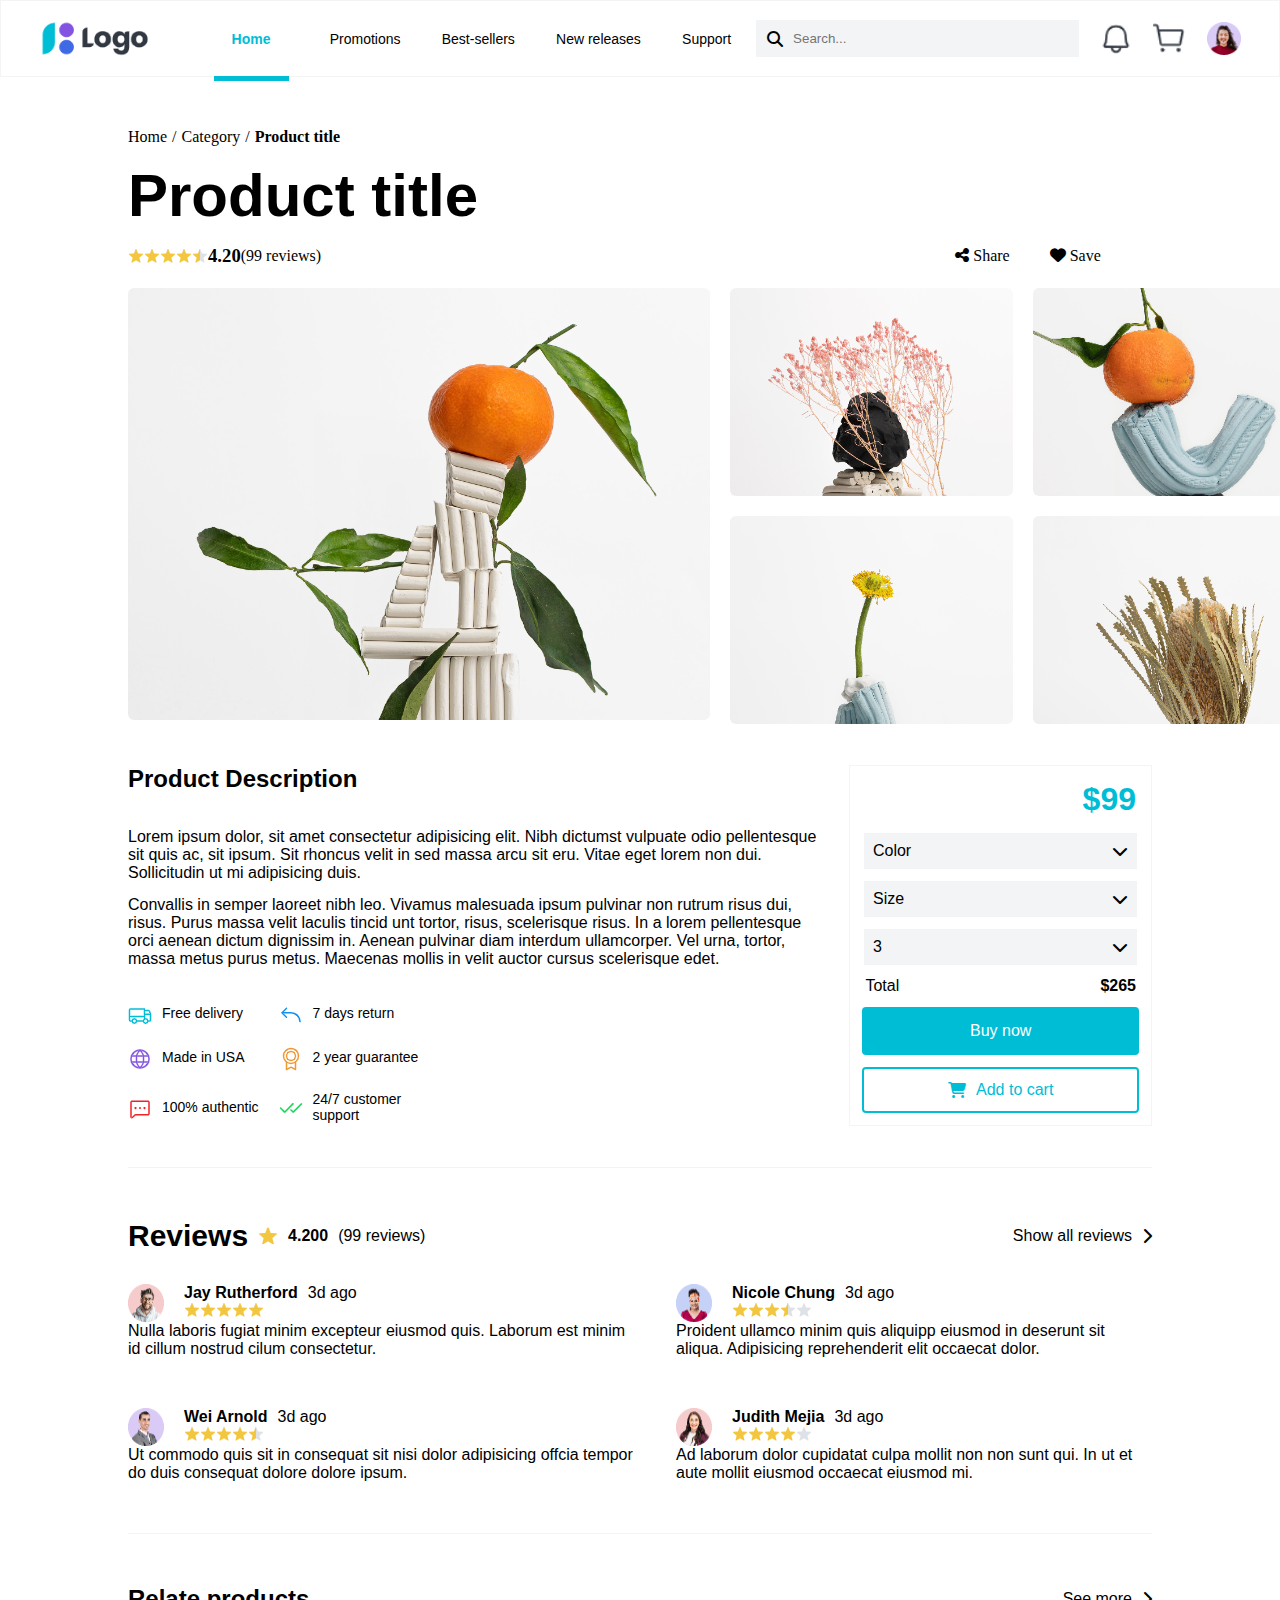
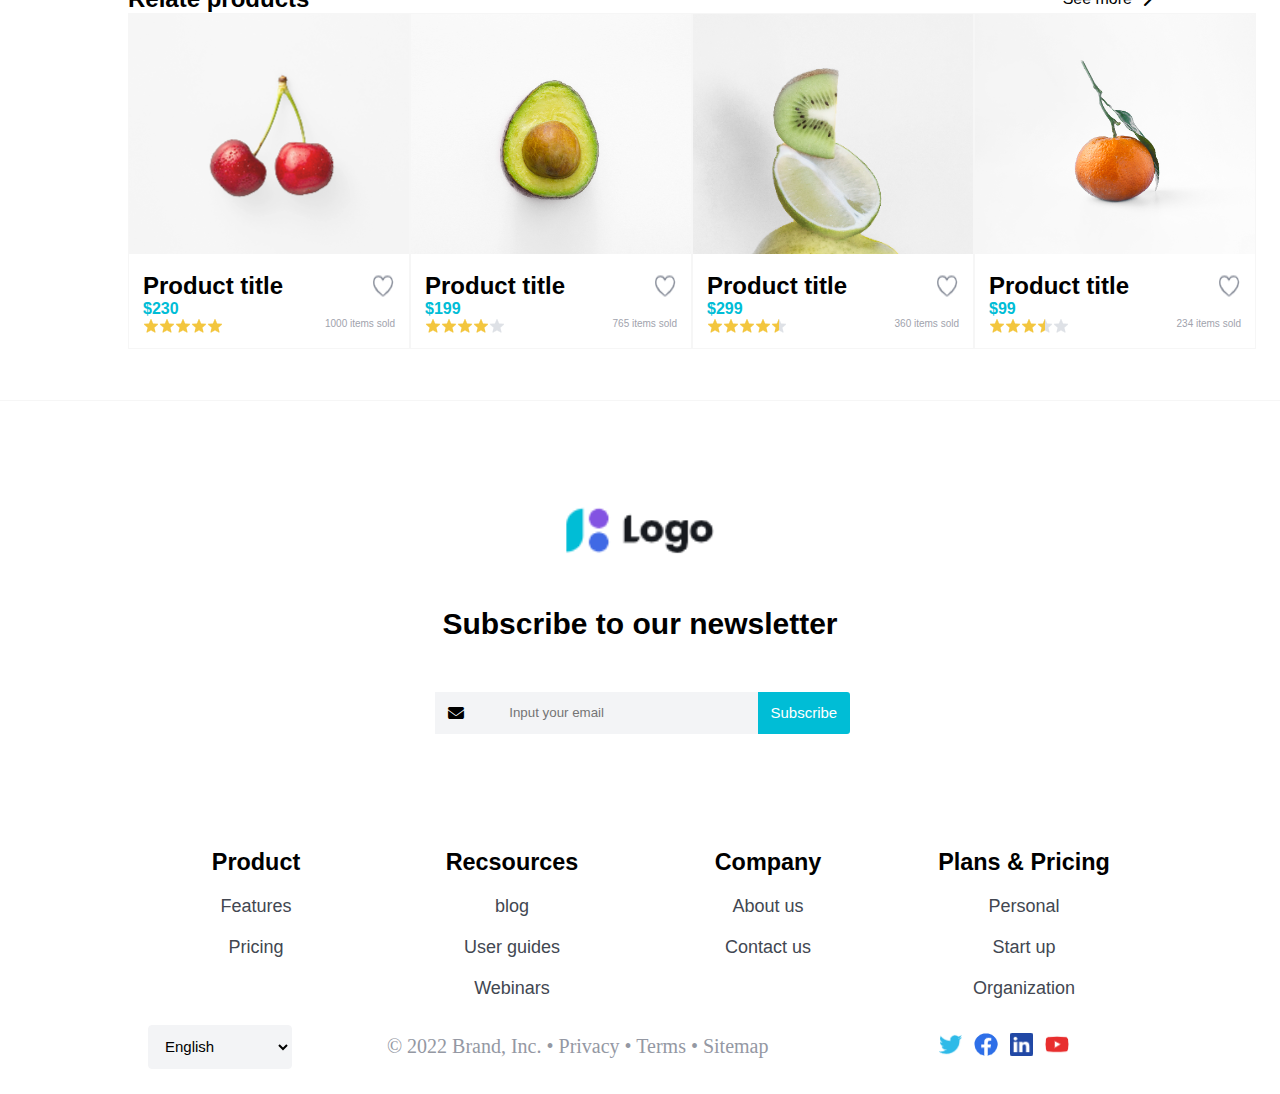
<file: 21117961_VanCongThanhDat/index.html>
<!DOCTYPE html>
<html lang="en">

<head>
    <meta charset="UTF-8">
    <meta http-equiv="X-UA-Compatible" content="IE=edge">
    <meta name="viewport" content="width=device-width, initial-scale=1.0">
    <title>A_Detail</title>
    <link rel="stylesheet" href="css/main.css">
    <link rel="stylesheet" href="https://cdnjs.cloudflare.com/ajax/libs/font-awesome/6.3.0/css/all.min.css">
</head>

<body>
    <div id="wapper">
        <div id="header">
            <div class="header-left">
                <img src="img/Image 1713.png" alt="">
                <div class="item">
                    <div class="item-menu-home"><B>Home</B></div>
                    <div class="item-menu">Promotions</div>
                    <div class="item-menu">Best-sellers</div>
                    <div class="item-menu">New releases</div>
                    <div class="item-menu">Support </div>
                </div>
            </div>
            <div class="header-right">
                <div class="search">
                    <i class="fa-solid fa-magnifying-glass"></i>
                    <input class="input-search" type="text" placeholder="Search...">
                </div>
                <img src="img/Bell 1.png" alt="">
                <img src="img/Shopping cart simple 1.png" alt="">
                <img src="img/Avatar 758.png" alt="">
            </div>
        </div>
        <div id="container">
            <div class="main">
                <div class="product">
                    <div class="title">
                        <div id="title-top">
                            <div class="item-title">Home</div>
                            <div class="item-title">&#47;</div>
                            <div class="item-title">Category</div>
                            <div class="item-title">&#47;</div>
                            <div class="item-title"><b>Product title</b></div>
                        </div>
                        <div class="Product-title"><b>Product title</b></div>
                        <div id="title-bottom">
                            <div id="title-bottom-left">
                                <img src="img/Rating 303.png" alt="">
                                <h3>4.20</h3>
                                <p>(99 reviews)</p>
                            </div>
                            <div id="title-right-right">
                                <p><i class="fa-solid fa-share-nodes"></i> Share</p>
                                <p><i class="fa-solid fa-heart"></i> Save</p>
                            </div>
                        </div>
                    </div>
                    <div id="banner">
                        <div class="banner-left">
                            <img class="image1" src="img/Image 1705.png" alt="">
                        </div>
                        <div class="banner-right">
                            <img class="image" src="img/Image 1708.png" alt="">
                            <img class="image" src="img/Image 1707.png" alt="">
                            <img class="image" src="img/Image 1706.png" alt="">
                            <img class="image" src="img/Image 1709.png" alt="">
                        </div>
                    </div>
                    <div id="product-description">
                        <div class="product-left">
                            <h2>Product Description</h2>
                            <p>Lorem ipsum dolor, sit amet consectetur adipisicing elit. Nibh dictumst vulpuate odio pellentesque sit quis ac, sit ipsum. Sit rhoncus velit in sed massa arcu sit eru. Vitae eget lorem non dui. Sollicitudin ut mi adipisicing duis.</p>
                            <p>Convallis in semper laoreet nibh leo. Vivamus malesuada ipsum pulvinar non rutrum risus dui, risus. Purus massa velit laculis tincid unt tortor, risus, scelerisque risus. In a lorem pellentesque orci aenean dictum dignissim in. Aenean pulvinar diam interdum ullamcorper. Vel urna, tortor, massa metus purus metus. Maecenas mollis in velit auctor cursus scelerisque edet.</p>
                            <div class="product-item">
                                <div class="items">
                                    <img src="img/Truck 1.png" alt="">
                                    <p>Free delivery</p>
                                </div>
                                <div class="items">
                                    <img src="img/Arrow bend up left 1.png" alt="">
                                    <p>7 days return</p>
                                </div>  
                                <div class="items">
                                    <img src="img/Globe 1.png" alt="">
                                    <p>Made in USA</p>
                                </div>
                                <div class="items">
                                    <img src="img/Medal 1.png" alt="">
                                    <p>2 year guarantee</p>
                                </div>
                                <div class="items">
                                    <img src="img/Chat dots 1.png" alt="">
                                    <p>100% authentic</p>
                                </div>
                                <div class="items">
                                    <img src="img/Checks 1.png" alt="">
                                    <p>24/7 customer support</p>
                                </div>
                            </div>
                        </div>
                        <div class="product-right">
                            <h1>$99</h1>
                            <div class="select">
                                <div class="select-item">
                                    <p>Color</p>
                                    <i class="fa-solid fa-chevron-down"></i>
                                </div>
                                <div class="select-item">
                                    <p>Size</p>
                                    <i class="fa-solid fa-chevron-down"></i>
                                </div>
                                <div class="select-item">
                                    <p>3</p>
                                    <i class="fa-solid fa-chevron-down"></i>
                                </div>
                            </div>
                            <div class="total">
                                <p>Total</p>
                                <p><b>$265</b></p>
                            </div>
                            <div class="button-box">
                                <div class="box-item-top">Buy now</div>
                                <div class="box-item-bottom">
                                    <i class="fa-solid fa-cart-shopping"></i>
                                    <p>Add to cart</p>
                                </div>
                            </div>
                        </div>
                    </div>
                    <div class="reviews">
                        <div class="reviews-top">
                            <div class="review-top-item">
                                <h2>Reviews</h2>
                                <img src="img/Rating 304.png" alt="">
                                <h4>4.200</h4>
                                <p>(99 reviews)</p>
                            </div>
                            <div class="review-top-item">
                                <p>Show all reviews</p>
                                <i class="fa-solid fa-chevron-right"></i>
                            </div>
                        </div>
                        <div class="reviews-bottom">
                            <div class="review-bottom-item"> 
                                <div class="review-bottom-top">
                                    <img src="img/Avatar 753.png" alt="">
                                    <div class="review-name">
                                        <div class="name">
                                            <h4>Jay Rutherford</h4>
                                            <p>3d ago</p>
                                        </div>
                                        <div class="star">
                                            <img src="img/Rating 300.png" alt="">
                                        </div>
                                    </div>
                                </div>
                                <div class="review-bottom-bottom">
                                    <p>Nulla laboris fugiat minim excepteur eiusmod quis. Laborum est minim id cillum nostrud cilum consectetur.</p>
                                </div>
                            </div>
                            <div class="review-bottom-item"> 
                                <div class="review-bottom-top">
                                    <img src="img/Avatar 756.png" alt="">
                                    <div class="review-name">
                                        <div class="name">
                                            <h4>Nicole Chung</h4>
                                            <p>3d ago</p>
                                        </div>
                                        <div class="star">
                                            <img src="img/Rating 318.png" alt="">
                                        </div>
                                    </div>
                                </div>
                                <div class="review-bottom-bottom">
                                    <p>Proident ullamco minim quis aliquipp eiusmod in deserunt sit aliqua. Adipisicing reprehenderit elit occaecat dolor.</p>
                                </div>
                            </div>
                            <div class="review-bottom-item"> 
                                <div class="review-bottom-top">
                                    <img src="img/Avatar 755.png" alt="">
                                    <div class="review-name">
                                        <div class="name">
                                            <h4>Wei Arnold</h4>
                                            <p>3d ago</p>
                                        </div>
                                        <div class="star">
                                            <img src="img/Rating 303.png" alt="">
                                        </div>
                                    </div>
                                </div>
                                <div class="review-bottom-bottom">
                                    <p>Ut commodo quis sit in consequat sit nisi dolor adipisicing offcia tempor do duis consequat dolore dolore ipsum.</p>
                                </div>
                            </div>
                            <div class="review-bottom-item"> 
                                <div class="review-bottom-top">
                                    <img src="img/Avatar 757.png" alt="">
                                    <div class="review-name">
                                        <div class="name">
                                            <h4>Judith Mejia</h4>
                                            <p>3d ago</p>
                                        </div>
                                        <div class="star">
                                            <img src="img/Rating 299.png" alt="">
                                        </div>
                                    </div>
                                </div>
                                <div class="review-bottom-bottom">
                                    <p>Ad laborum dolor cupidatat culpa mollit non non sunt qui. In ut et aute mollit eiusmod occaecat eiusmod mi.</p>
                                </div>
                            </div>
                        </div>
                    </div>
                    <div class="Relate-products">
                        <div class="relate-title">
                            <h2>Relate products</h2>
                            <div class="relate-tile-right">
                                <p>See more</p>     
                                <i class="fa-solid fa-chevron-right"></i>
                            </div>
                        </div>
                        <div class="relate-product">
                            <div class="item-product-title">
                                <img src="img/Image 1704.png" alt="">
                                <div class="relate-information">
                                    <div class="information-title">
                                        <h2>Product title</h2>
                                        <img src="img/Heart 23.png" alt="">
                                    </div>
                                    <h4>$230</h4>
                                    <div class="information-rate">
                                        <img src="img/Rating 300.png" alt="">
                                        <p>1000 items sold</p>
                                    </div>
                                </div>
                            </div>
                            <div class="item-product-title">
                                <img src="img/Image 1703.png" alt="">
                                <div class="relate-information">
                                    <div class="information-title">
                                        <h2>Product title</h2>
                                        <img src="img/Heart 23.png" alt="">
                                    </div>
                                    <h4>$199</h4>
                                    <div class="information-rate">
                                        <img src="img/Rating 299.png" alt="">
                                        <p>765 items sold</p>
                                    </div>
                                </div>
                            </div>
                            <div class="item-product-title">
                                <img src="img/Image 1711.png" alt="">
                                <div class="relate-information">
                                    <div class="information-title">
                                        <h2>Product title</h2>
                                        <img src="img/Heart 23.png" alt="">
                                    </div>
                                    <h4>$299</h4>
                                    <div class="information-rate">
                                        <img src="img/Rating 303.png" alt="">
                                        <p>360 items sold</p>
                                    </div>
                                </div>
                            </div>
                            <div class="item-product-title">
                                <img src="img/Image 1712.png" alt="">
                                <div class="relate-information">
                                    <div class="information-title">
                                        <h2>Product title</h2>
                                        <img src="img/Heart 23.png" alt="">
                                    </div>
                                    <h4>$99</h4>
                                    <div class="information-rate">
                                        <img src="img/Rating 305.png" alt="">
                                        <p>234 items sold</p>
                                    </div>
                                </div>
                            </div>
                        </div>
                    </div>
                </div>
            </div>
        </div>
        <div class=" footer ">
            <div class="footer-email">
                <div class="footer-email-top">
                    <div class="footer-email-logo">
                        <img src="img/Image 1710.png" alt="">
                    </div>
                    
                    <h4>Subscribe to our newsletter</h4>
                    <div class="email">
                        <div class="email-input">
                            <i class="fa-solid fa-envelope"></i>
                            <input type="text" placeholder="Input your email">
                        </div>
                        <button>Subscribe</button>
                    </div>
                </div>
                
            </div>
            <div class="footer-center">
                <div class="menu">
                    <div class="menu-item">
                        <h3><b>Product</b></h3>
                        <a href="">Features</a>
                        <a href="">Pricing</a>
                    </div>
                    <div class="menu-item">
                        <h3><b>Recsources</b></h3>
                        <a href="">blog</a>
                        <a href="">User guides</a>
                        <a href="">Webinars</a>
                    </div>
                    <div class="menu-item">
                        <h3><b>Company</b></h3>
                        <a href="">About us</a>
                        <a href="">Contact us</a>
                    </div>
                    <div class="menu-item">
                        <h3><b>Plans & Pricing</b></h3>
                        <a href="">Personal</a>
                        <a href="">Start up</a>
                        <a href="">Organization</a>
                    </div>  
                </div>
            </div>
            <div class="footer-tag">
                <div class="tag">
                    <div class="button">
                        <select name="" id="">
                            <option value="">English</option>
                        </select>
                    </div>
                    <div class="tag-center">&#169; 2022 Brand, Inc. &bull; Privacy &bull; Terms &bull; Sitemap</div>
                    <div class="tag-img">
                        <img src="img/Twitter 9.png" alt="">
                        <img src="img/Facebook 9.png" alt="">
                        <img src="img/LinkedIn 8.png" alt="">
                        <img src="img/YouTube 8.png" alt="">
                    </div>
                </div>
            </div>
            
        </div>
    </div>
</body>

</html>
</file>
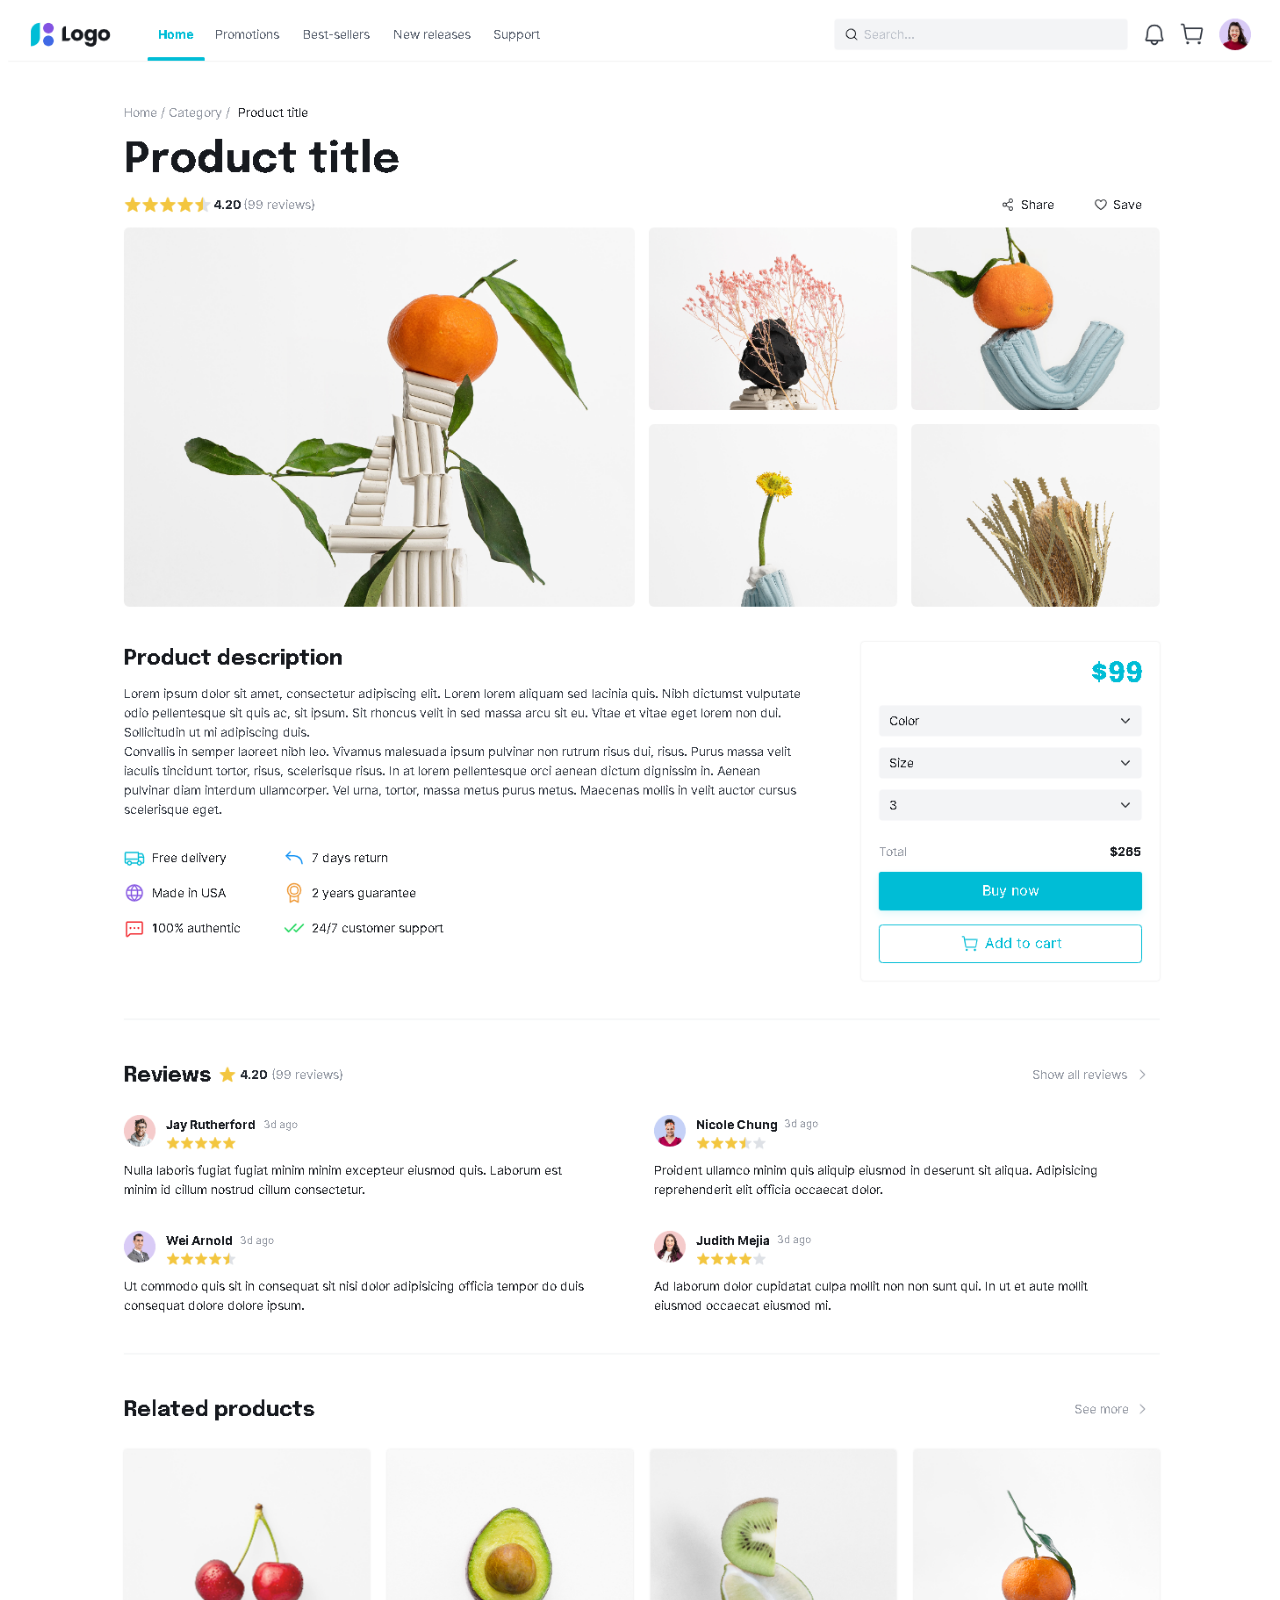
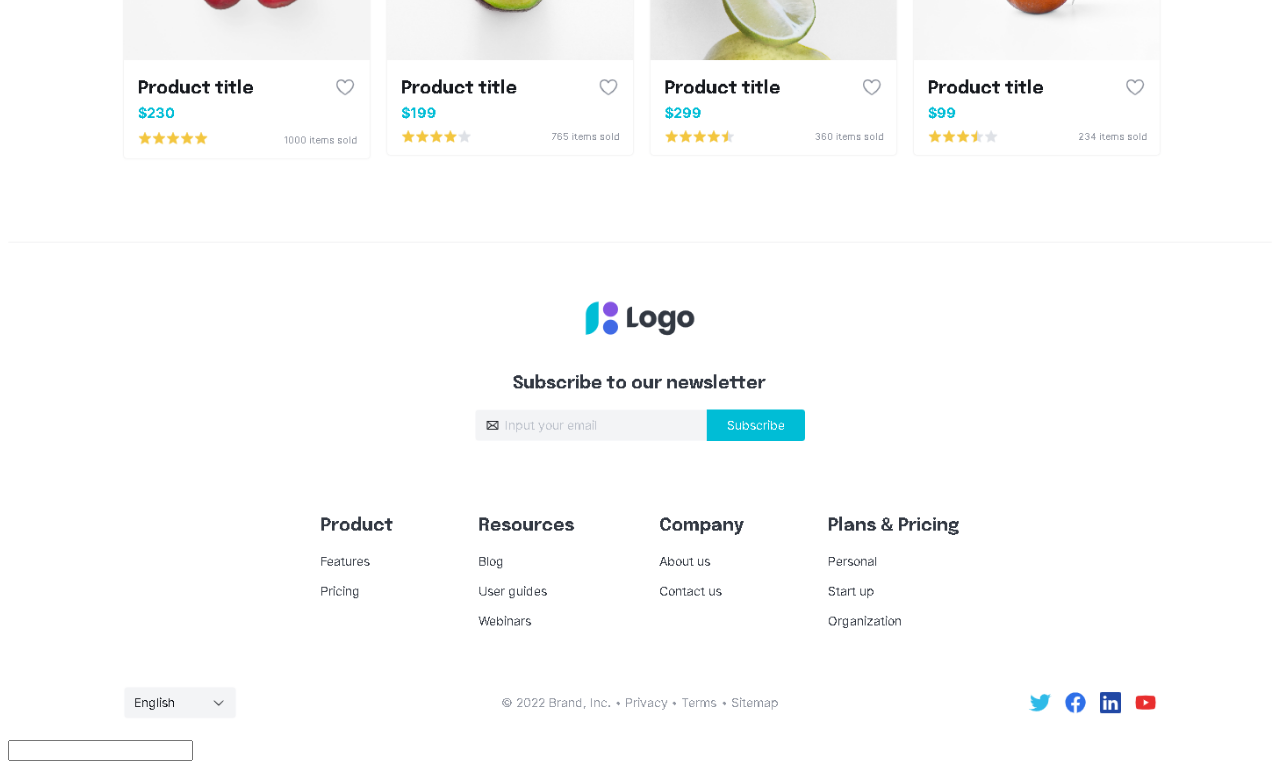
<file: 21117961_VanCongThanhDat/test.html>
<!DOCTYPE html>
<html lang="en">

<head>
    <meta charset="UTF-8">
    <meta http-equiv="X-UA-Compatible" content="IE=edge">
    <meta name="viewport" content="width=device-width, initial-scale=1.0">
    <title>Document</title>
</head>
<style>
    img {
        width: 100%;
    }
</style>

<body>
    <img src="img/a_detail.png" alt="">

    <div class="nav">
        <input type="text" name="" id="" >
    </div>
    
</body>

</html>
<!-- div class="item-title">
                                    <img src="img/Avatar 753.png" alt="">
                                    <div class="rv-name">
                                        <h4>Jay Rutherford</h4>
                                        <p>3d ago</p>
                                   </div>    
                                   <div class="rv-star">
                                        <img src="img/Rating 300.png" alt="">
                                   </div>
                                </div>
                                <div class="cmt">
                                    <p>Nulla laboris fugiat minim excepteur eiusmod quis. Laborum est minim id cillum nostrud cilum consectetur.</p>
                                </div> -->
</file>
<file: 21117961_VanCongThanhDat/css/main.css>
* {
    margin: 0px;
    padding: 0px;
}

#header {
    display: flex;
    justify-content: space-between;
    padding: 0 3%;
    height: 75px;
    border: 1px solid rgb(243, 244, 246);
}

.header-left {
    display: flex;
    justify-content: flex-start;
    align-items: center;
    gap: 20px;
    font-size: 14px;
    font-family: Arial;
}

.item {
    display: flex;
    width: 600px;
    justify-content: space-evenly;
    align-items: center;
}

.item-menu-home {
    display: flex;
    color: rgb(0, 189, 214);
    align-items: center;
    justify-content: center;
    border-bottom: 5px solid rgb(0, 189, 214);
    height: 75px;
    width: 75px;
    padding-top: 5px;
}

.header-left img {
    width: 15%;
}

.header-right {
    display: flex;
    gap: 20px;
    justify-content: flex-end;
    align-items: center;
}

.search {
    display: flex;
    gap: 10px;
    align-items: center;
    padding: 3%;
    padding-right: 30%;
    background-color: rgb(243, 244, 246);
}

.input-search {
    border: none;
    outline: none;
    background-color: transparent;
}

.header-right img {
    width: 10%;
    height: 45%;
}

.main {
    display: flex;
    justify-content: center;
    border-bottom: 1px solid #f6f6f6;
    margin: 4% 0;
}

.product {
    width:  80%;
}

.title {
    display: flex;
    flex-direction: column;
    gap: 15px;
}

#title-top {
    display: flex;
    gap: 5px;
}

.Product-title {
    font-size: 60px;
    font-family: Arial, Helvetica, sans-serif;
}

#title-bottom {
    display: flex;
    width: 95%;
    justify-content: space-between;
}

#title-bottom-left {
    display: flex;
    align-items: center;
}

#title-right-right {
    display: flex;
    align-items: center;
    gap: 40px;
}
 
#banner{
    display: grid;
    grid-template-columns: auto auto;
    gap: 20px;
    margin-top: 2%;
    margin-bottom: 4%;
}
.banner-right{
    display: grid;
    grid-template-columns: auto auto;
    row-gap: 20px;
    column-gap: 20px;
}
.product-item{
    width: 45%;
    display: grid;
    gap: 20px;
    margin-top: 5%;
    font-size: 14px;
    grid-template-columns: auto auto;
}
.items{
    display: flex;
    justify-content: flex-start;
    gap: 10px;
    align-items: center;
}
#product-description{
    display: flex;
    justify-content: space-between;
    gap: 20px;
    font-family: Arial, Helvetica, sans-serif;
    margin-bottom: 4%;
}
.product-left{
    width: 70%;
    
}
.product-left h2{
    margin-bottom: 5%;
}
.product-left p{
    margin-bottom: 2%;
}
.product-right{
    width: 30%;
    border: 1px solid rgb(243, 244, 246);
}
.product-right h1{
    display: flex;
    justify-content: flex-end;
    padding: 5%;
    color: rgb(0, 189, 214);
}
.select{
    display: flex;
    flex-direction: column;
    align-items: center;
    justify-content: flex-start;
}
.select-item{
    width: 85%;
    display: flex;
    justify-content: space-between;
    align-items: center;
    background-color: rgb(243, 244, 246);
    padding: 3%;
    margin-bottom: 4%;
}
.total{
    display: flex;
    justify-content: space-between;
    padding:0 5%;
}
.box-item-top{
    display: flex;
    justify-content: center;
    align-items: center;
    background-color: rgb(0, 189, 214);
    margin: 4%;
    padding:5%;
    border-radius: 4px;
    color: white;
}
.box-item-bottom{
    display: flex;
    justify-content: center;
    align-items: center;
    background-color: #ffffff;
    color: rgb(0, 189, 214);
    margin: 4%;
    padding:4% 5%;
    border-radius: 4px;
    gap: 10px;
    border: 2px solid rgb(0, 189, 214);
}
.reviews{
    padding:5% 0;
    border-top: 1px solid rgb(243, 244, 246);
    font-family: Arial, Helvetica, sans-serif;
    border-bottom: 1px solid rgb(243, 244, 246);
}
.reviews-top{
    display: flex;
    justify-content: space-between;
    align-items: center;
    padding-bottom: 3%;
}
.review-top-item{
    display: flex;
    justify-content: flex-start;
    gap: 10px;
    align-items: center;
}

.review-top-item h2{
    font-size: 30px;
}
.review-bottom-top{
    display: flex;
    justify-content: flex-start;
    gap: 20px;
}
.name{
    display: flex;
    gap: 10px;
}
.reviews-bottom{
    display: grid;
    grid-template-columns: auto auto;
    column-gap: 40px;
    row-gap: 50px;
}

.relate-title{
    display: flex;
    justify-content: space-between;
}
.relate-tile-right{
    display: flex;
    justify-content: space-between;
    align-items: center;
    gap: 10px;
}
.item-product-title{
    width: 280px;
    border: 1px solid #f6f6f6;
}
.information-title{
    display: flex;
    justify-content: space-between;
}
.information-rate{
    display: flex;
    justify-content: space-between;
}
.relate-information{
    padding: 5%;
}
.Relate-products{
    font-family: Arial, Helvetica, sans-serif;
    padding: 5% 0;
}
.relate-product{
    display: grid;
    grid-template-columns: auto auto auto auto; 
}
.relate-information h4{
    color: #00bdd6;
}
.information-rate p{
    font-size: 10px;
    color: #9fa3ad;
}

.footer-email{
    font-family: Arial, Helvetica, sans-serif;
    display: flex;
    justify-content: center;
}
.footer-email-top{
    width: 40%;
}
.footer-email-top h4{
    display: flex;
    justify-content: center;
    font-size: 30px;
}
.footer-email-logo{
    display: flex;
    justify-content: center;
}
.footer-email-logo img{
    margin: 10% 0;
    width: 30%;
}
.email{
    display: flex;
    padding-left: 10%;
    margin: 10% 0;
}
.email-input{
    display: flex;
    width: 70%;
    background-color: #f3f4f6;
    
}
.email-input input{
    border:none;
    padding: 3% 10%;
    outline: 0;
    background-color: #f3f4f6;
}
.email-input i{
    padding:4%;
    
}
.fa-solid, .fas {
    font-weight:0 !important;
}
.email button{
    background-color: #00bdd6;
    border-top-right-radius: 3px;
    border-bottom-right-radius: 3px;
    border: 3px solid #00bdd6;
    color: rgb(255 255 255);
    font-size: 15px;
    width: 20%;
}
.menu{
    display: flex;
    justify-content: center;
    font-family: Arial, Helvetica, sans-serif;
}
.menu-item{
    display: flex;
    width: 20%;
    flex-direction: column;
    font-size: 20px;
    gap: 20px;
    align-items: center;
    padding-top: 5%;
}
.menu-item a{
    text-decoration: none;
    color:#424751;
    font-size: 18px;
}
.tag{
    width: 80%;
    display: flex;
    justify-content: space-between;
    align-items: center;
}
.footer-tag{
    display: flex;
    justify-content: center;
    padding: 2%;
}   
.tag-center{
    font-size: 20px;
    color: #9498a3;
}
.button select{
    width: 200%;
    padding: 16%;
    border: 1px solid #f3f4f6;
    border-radius: 4px;
    background-color: #f3f4f6;
    font-size: 15px;
}
.tag-img{
    
    width: 20%;
}
.tag-img img{
    width: 12%;
    padding:0 2% ;
}
</file>
